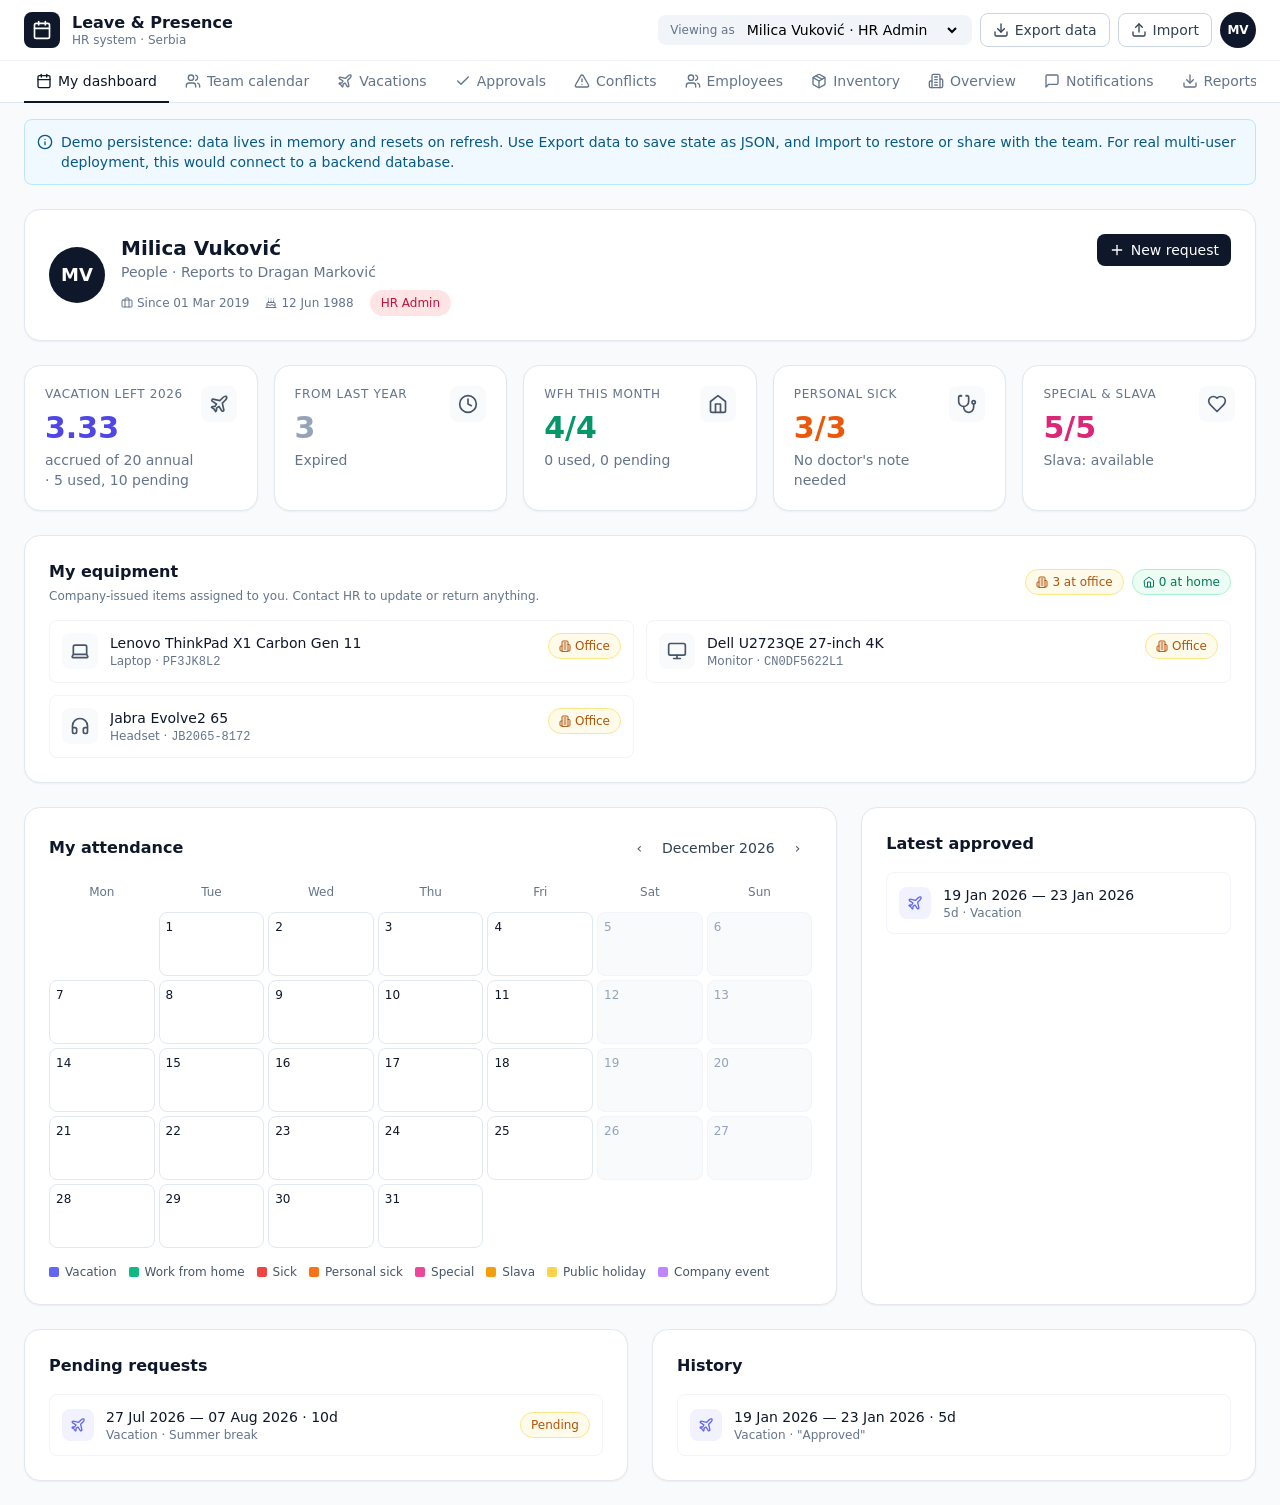
<file: index.html>
<!doctype html>
<html lang="en">
  <head>
    <meta charset="UTF-8" />
    <meta name="viewport" content="width=device-width, initial-scale=1.0" />
    <title>Leave &amp; Presence — HR System</title>
    <script type="module" crossorigin src="./assets/index-C2LdFt6C.js"></script>
    <link rel="stylesheet" crossorigin href="./assets/index-BRLaDS3U.css">
  </head>
  <body>
    <div id="root"></div>
  </body>
</html>
</file>
<file: assets/index-BRLaDS3U.css>
*,:before,:after{--tw-border-spacing-x: 0;--tw-border-spacing-y: 0;--tw-translate-x: 0;--tw-translate-y: 0;--tw-rotate: 0;--tw-skew-x: 0;--tw-skew-y: 0;--tw-scale-x: 1;--tw-scale-y: 1;--tw-pan-x: ;--tw-pan-y: ;--tw-pinch-zoom: ;--tw-scroll-snap-strictness: proximity;--tw-gradient-from-position: ;--tw-gradient-via-position: ;--tw-gradient-to-position: ;--tw-ordinal: ;--tw-slashed-zero: ;--tw-numeric-figure: ;--tw-numeric-spacing: ;--tw-numeric-fraction: ;--tw-ring-inset: ;--tw-ring-offset-width: 0px;--tw-ring-offset-color: #fff;--tw-ring-color: rgb(59 130 246 / .5);--tw-ring-offset-shadow: 0 0 #0000;--tw-ring-shadow: 0 0 #0000;--tw-shadow: 0 0 #0000;--tw-shadow-colored: 0 0 #0000;--tw-blur: ;--tw-brightness: ;--tw-contrast: ;--tw-grayscale: ;--tw-hue-rotate: ;--tw-invert: ;--tw-saturate: ;--tw-sepia: ;--tw-drop-shadow: ;--tw-backdrop-blur: ;--tw-backdrop-brightness: ;--tw-backdrop-contrast: ;--tw-backdrop-grayscale: ;--tw-backdrop-hue-rotate: ;--tw-backdrop-invert: ;--tw-backdrop-opacity: ;--tw-backdrop-saturate: ;--tw-backdrop-sepia: ;--tw-contain-size: ;--tw-contain-layout: ;--tw-contain-paint: ;--tw-contain-style: }::backdrop{--tw-border-spacing-x: 0;--tw-border-spacing-y: 0;--tw-translate-x: 0;--tw-translate-y: 0;--tw-rotate: 0;--tw-skew-x: 0;--tw-skew-y: 0;--tw-scale-x: 1;--tw-scale-y: 1;--tw-pan-x: ;--tw-pan-y: ;--tw-pinch-zoom: ;--tw-scroll-snap-strictness: proximity;--tw-gradient-from-position: ;--tw-gradient-via-position: ;--tw-gradient-to-position: ;--tw-ordinal: ;--tw-slashed-zero: ;--tw-numeric-figure: ;--tw-numeric-spacing: ;--tw-numeric-fraction: ;--tw-ring-inset: ;--tw-ring-offset-width: 0px;--tw-ring-offset-color: #fff;--tw-ring-color: rgb(59 130 246 / .5);--tw-ring-offset-shadow: 0 0 #0000;--tw-ring-shadow: 0 0 #0000;--tw-shadow: 0 0 #0000;--tw-shadow-colored: 0 0 #0000;--tw-blur: ;--tw-brightness: ;--tw-contrast: ;--tw-grayscale: ;--tw-hue-rotate: ;--tw-invert: ;--tw-saturate: ;--tw-sepia: ;--tw-drop-shadow: ;--tw-backdrop-blur: ;--tw-backdrop-brightness: ;--tw-backdrop-contrast: ;--tw-backdrop-grayscale: ;--tw-backdrop-hue-rotate: ;--tw-backdrop-invert: ;--tw-backdrop-opacity: ;--tw-backdrop-saturate: ;--tw-backdrop-sepia: ;--tw-contain-size: ;--tw-contain-layout: ;--tw-contain-paint: ;--tw-contain-style: }*,:before,:after{box-sizing:border-box;border-width:0;border-style:solid;border-color:#e5e7eb}:before,:after{--tw-content: ""}html,:host{line-height:1.5;-webkit-text-size-adjust:100%;-moz-tab-size:4;-o-tab-size:4;tab-size:4;font-family:ui-sans-serif,system-ui,sans-serif,"Apple Color Emoji","Segoe UI Emoji",Segoe UI Symbol,"Noto Color Emoji";font-feature-settings:normal;font-variation-settings:normal;-webkit-tap-highlight-color:transparent}body{margin:0;line-height:inherit}hr{height:0;color:inherit;border-top-width:1px}abbr:where([title]){-webkit-text-decoration:underline dotted;text-decoration:underline dotted}h1,h2,h3,h4,h5,h6{font-size:inherit;font-weight:inherit}a{color:inherit;text-decoration:inherit}b,strong{font-weight:bolder}code,kbd,samp,pre{font-family:ui-monospace,SFMono-Regular,Menlo,Monaco,Consolas,Liberation Mono,Courier New,monospace;font-feature-settings:normal;font-variation-settings:normal;font-size:1em}small{font-size:80%}sub,sup{font-size:75%;line-height:0;position:relative;vertical-align:baseline}sub{bottom:-.25em}sup{top:-.5em}table{text-indent:0;border-color:inherit;border-collapse:collapse}button,input,optgroup,select,textarea{font-family:inherit;font-feature-settings:inherit;font-variation-settings:inherit;font-size:100%;font-weight:inherit;line-height:inherit;letter-spacing:inherit;color:inherit;margin:0;padding:0}button,select{text-transform:none}button,input:where([type=button]),input:where([type=reset]),input:where([type=submit]){-webkit-appearance:button;background-color:transparent;background-image:none}:-moz-focusring{outline:auto}:-moz-ui-invalid{box-shadow:none}progress{vertical-align:baseline}::-webkit-inner-spin-button,::-webkit-outer-spin-button{height:auto}[type=search]{-webkit-appearance:textfield;outline-offset:-2px}::-webkit-search-decoration{-webkit-appearance:none}::-webkit-file-upload-button{-webkit-appearance:button;font:inherit}summary{display:list-item}blockquote,dl,dd,h1,h2,h3,h4,h5,h6,hr,figure,p,pre{margin:0}fieldset{margin:0;padding:0}legend{padding:0}ol,ul,menu{list-style:none;margin:0;padding:0}dialog{padding:0}textarea{resize:vertical}input::-moz-placeholder,textarea::-moz-placeholder{opacity:1;color:#9ca3af}input::placeholder,textarea::placeholder{opacity:1;color:#9ca3af}button,[role=button]{cursor:pointer}:disabled{cursor:default}img,svg,video,canvas,audio,iframe,embed,object{display:block;vertical-align:middle}img,video{max-width:100%;height:auto}[hidden]:where(:not([hidden=until-found])){display:none}.pointer-events-none{pointer-events:none}.pointer-events-auto{pointer-events:auto}.visible{visibility:visible}.fixed{position:fixed}.absolute{position:absolute}.relative{position:relative}.sticky{position:sticky}.inset-0{top:0;right:0;bottom:0;left:0}.inset-x-0{left:0;right:0}.left-3{left:.75rem}.top-0{top:0}.top-1\/2{top:50%}.z-40{z-index:40}.z-50{z-index:50}.col-span-2{grid-column:span 2 / span 2}.mx-auto{margin-left:auto;margin-right:auto}.-mb-px{margin-bottom:-1px}.mb-1{margin-bottom:.25rem}.mb-2{margin-bottom:.5rem}.mb-3{margin-bottom:.75rem}.mb-4{margin-bottom:1rem}.ml-0\.5{margin-left:.125rem}.ml-2{margin-left:.5rem}.mr-0\.5{margin-right:.125rem}.mr-1{margin-right:.25rem}.mt-0\.5{margin-top:.125rem}.mt-1{margin-top:.25rem}.mt-1\.5{margin-top:.375rem}.mt-2{margin-top:.5rem}.mt-3{margin-top:.75rem}.mt-4{margin-top:1rem}.mt-6{margin-top:1.5rem}.block{display:block}.inline{display:inline}.flex{display:flex}.inline-flex{display:inline-flex}.table{display:table}.grid{display:grid}.hidden{display:none}.aspect-square{aspect-ratio:1 / 1}.h-1{height:.25rem}.h-1\.5{height:.375rem}.h-10{height:2.5rem}.h-14{height:3.5rem}.h-16{height:4rem}.h-2\.5{height:.625rem}.h-3{height:.75rem}.h-3\.5{height:.875rem}.h-4{height:1rem}.h-5{height:1.25rem}.h-6{height:1.5rem}.h-7{height:1.75rem}.h-8{height:2rem}.h-9{height:2.25rem}.h-full{height:100%}.max-h-72{max-height:18rem}.max-h-80{max-height:20rem}.max-h-\[90vh\]{max-height:90vh}.min-h-\[36px\]{min-height:36px}.min-h-\[64px\]{min-height:64px}.min-h-screen{min-height:100vh}.w-10{width:2.5rem}.w-12{width:3rem}.w-14{width:3.5rem}.w-16{width:4rem}.w-2\.5{width:.625rem}.w-3{width:.75rem}.w-3\.5{width:.875rem}.w-4{width:1rem}.w-40{width:10rem}.w-48{width:12rem}.w-5{width:1.25rem}.w-56{width:14rem}.w-6{width:1.5rem}.w-7{width:1.75rem}.w-8{width:2rem}.w-9{width:2.25rem}.w-full{width:100%}.min-w-0{min-width:0px}.min-w-\[110px\]{min-width:110px}.min-w-\[140px\]{min-width:140px}.max-w-2xl{max-width:42rem}.max-w-7xl{max-width:80rem}.max-w-lg{max-width:32rem}.max-w-md{max-width:28rem}.max-w-sm{max-width:24rem}.max-w-xs{max-width:20rem}.flex-1{flex:1 1 0%}.flex-shrink-0{flex-shrink:0}.border-collapse{border-collapse:collapse}.-translate-y-1\/2{--tw-translate-y: -50%;transform:translate(var(--tw-translate-x),var(--tw-translate-y)) rotate(var(--tw-rotate)) skew(var(--tw-skew-x)) skewY(var(--tw-skew-y)) scaleX(var(--tw-scale-x)) scaleY(var(--tw-scale-y))}.cursor-not-allowed{cursor:not-allowed}.cursor-pointer{cursor:pointer}.list-disc{list-style-type:disc}.grid-cols-1{grid-template-columns:repeat(1,minmax(0,1fr))}.grid-cols-2{grid-template-columns:repeat(2,minmax(0,1fr))}.grid-cols-3{grid-template-columns:repeat(3,minmax(0,1fr))}.grid-cols-7{grid-template-columns:repeat(7,minmax(0,1fr))}.flex-wrap{flex-wrap:wrap}.items-start{align-items:flex-start}.items-end{align-items:flex-end}.items-center{align-items:center}.justify-end{justify-content:flex-end}.justify-center{justify-content:center}.justify-between{justify-content:space-between}.gap-0\.5{gap:.125rem}.gap-1{gap:.25rem}.gap-1\.5{gap:.375rem}.gap-2{gap:.5rem}.gap-3{gap:.75rem}.gap-4{gap:1rem}.gap-6{gap:1.5rem}.space-y-1>:not([hidden])~:not([hidden]){--tw-space-y-reverse: 0;margin-top:calc(.25rem * calc(1 - var(--tw-space-y-reverse)));margin-bottom:calc(.25rem * var(--tw-space-y-reverse))}.space-y-2>:not([hidden])~:not([hidden]){--tw-space-y-reverse: 0;margin-top:calc(.5rem * calc(1 - var(--tw-space-y-reverse)));margin-bottom:calc(.5rem * var(--tw-space-y-reverse))}.space-y-3>:not([hidden])~:not([hidden]){--tw-space-y-reverse: 0;margin-top:calc(.75rem * calc(1 - var(--tw-space-y-reverse)));margin-bottom:calc(.75rem * var(--tw-space-y-reverse))}.space-y-4>:not([hidden])~:not([hidden]){--tw-space-y-reverse: 0;margin-top:calc(1rem * calc(1 - var(--tw-space-y-reverse)));margin-bottom:calc(1rem * var(--tw-space-y-reverse))}.space-y-6>:not([hidden])~:not([hidden]){--tw-space-y-reverse: 0;margin-top:calc(1.5rem * calc(1 - var(--tw-space-y-reverse)));margin-bottom:calc(1.5rem * var(--tw-space-y-reverse))}.overflow-hidden{overflow:hidden}.overflow-x-auto{overflow-x:auto}.overflow-y-auto{overflow-y:auto}.truncate{overflow:hidden;text-overflow:ellipsis;white-space:nowrap}.whitespace-nowrap{white-space:nowrap}.whitespace-pre-wrap{white-space:pre-wrap}.rounded{border-radius:.25rem}.rounded-2xl{border-radius:1rem}.rounded-full{border-radius:9999px}.rounded-lg{border-radius:.5rem}.rounded-md{border-radius:.375rem}.rounded-sm{border-radius:.125rem}.rounded-xl{border-radius:.75rem}.border{border-width:1px}.border-b{border-bottom-width:1px}.border-b-2{border-bottom-width:2px}.border-r{border-right-width:1px}.border-t{border-top-width:1px}.border-amber-200{--tw-border-opacity: 1;border-color:rgb(253 230 138 / var(--tw-border-opacity, 1))}.border-amber-300{--tw-border-opacity: 1;border-color:rgb(252 211 77 / var(--tw-border-opacity, 1))}.border-amber-500{--tw-border-opacity: 1;border-color:rgb(245 158 11 / var(--tw-border-opacity, 1))}.border-black{--tw-border-opacity: 1;border-color:rgb(0 0 0 / var(--tw-border-opacity, 1))}.border-emerald-100{--tw-border-opacity: 1;border-color:rgb(209 250 229 / var(--tw-border-opacity, 1))}.border-emerald-200{--tw-border-opacity: 1;border-color:rgb(167 243 208 / var(--tw-border-opacity, 1))}.border-emerald-500{--tw-border-opacity: 1;border-color:rgb(16 185 129 / var(--tw-border-opacity, 1))}.border-indigo-200{--tw-border-opacity: 1;border-color:rgb(199 210 254 / var(--tw-border-opacity, 1))}.border-orange-200{--tw-border-opacity: 1;border-color:rgb(254 215 170 / var(--tw-border-opacity, 1))}.border-purple-200{--tw-border-opacity: 1;border-color:rgb(233 213 255 / var(--tw-border-opacity, 1))}.border-purple-300{--tw-border-opacity: 1;border-color:rgb(216 180 254 / var(--tw-border-opacity, 1))}.border-rose-100{--tw-border-opacity: 1;border-color:rgb(255 228 230 / var(--tw-border-opacity, 1))}.border-rose-200{--tw-border-opacity: 1;border-color:rgb(254 205 211 / var(--tw-border-opacity, 1))}.border-sky-200{--tw-border-opacity: 1;border-color:rgb(186 230 253 / var(--tw-border-opacity, 1))}.border-slate-100{--tw-border-opacity: 1;border-color:rgb(241 245 249 / var(--tw-border-opacity, 1))}.border-slate-200{--tw-border-opacity: 1;border-color:rgb(226 232 240 / var(--tw-border-opacity, 1))}.border-slate-300{--tw-border-opacity: 1;border-color:rgb(203 213 225 / var(--tw-border-opacity, 1))}.border-slate-900{--tw-border-opacity: 1;border-color:rgb(15 23 42 / var(--tw-border-opacity, 1))}.border-transparent{border-color:transparent}.bg-amber-100{--tw-bg-opacity: 1;background-color:rgb(254 243 199 / var(--tw-bg-opacity, 1))}.bg-amber-300{--tw-bg-opacity: 1;background-color:rgb(252 211 77 / var(--tw-bg-opacity, 1))}.bg-amber-50{--tw-bg-opacity: 1;background-color:rgb(255 251 235 / var(--tw-bg-opacity, 1))}.bg-amber-50\/60{background-color:#fffbeb99}.bg-amber-500{--tw-bg-opacity: 1;background-color:rgb(245 158 11 / var(--tw-bg-opacity, 1))}.bg-emerald-100{--tw-bg-opacity: 1;background-color:rgb(209 250 229 / var(--tw-bg-opacity, 1))}.bg-emerald-50{--tw-bg-opacity: 1;background-color:rgb(236 253 245 / var(--tw-bg-opacity, 1))}.bg-emerald-50\/20{background-color:#ecfdf533}.bg-emerald-50\/40{background-color:#ecfdf566}.bg-emerald-500{--tw-bg-opacity: 1;background-color:rgb(16 185 129 / var(--tw-bg-opacity, 1))}.bg-emerald-600{--tw-bg-opacity: 1;background-color:rgb(5 150 105 / var(--tw-bg-opacity, 1))}.bg-indigo-100{--tw-bg-opacity: 1;background-color:rgb(224 231 255 / var(--tw-bg-opacity, 1))}.bg-indigo-50{--tw-bg-opacity: 1;background-color:rgb(238 242 255 / var(--tw-bg-opacity, 1))}.bg-indigo-500{--tw-bg-opacity: 1;background-color:rgb(99 102 241 / var(--tw-bg-opacity, 1))}.bg-orange-50{--tw-bg-opacity: 1;background-color:rgb(255 247 237 / var(--tw-bg-opacity, 1))}.bg-purple-100{--tw-bg-opacity: 1;background-color:rgb(243 232 255 / var(--tw-bg-opacity, 1))}.bg-purple-400{--tw-bg-opacity: 1;background-color:rgb(192 132 252 / var(--tw-bg-opacity, 1))}.bg-purple-50{--tw-bg-opacity: 1;background-color:rgb(250 245 255 / var(--tw-bg-opacity, 1))}.bg-purple-50\/60{background-color:#faf5ff99}.bg-rose-100{--tw-bg-opacity: 1;background-color:rgb(255 228 230 / var(--tw-bg-opacity, 1))}.bg-rose-50{--tw-bg-opacity: 1;background-color:rgb(255 241 242 / var(--tw-bg-opacity, 1))}.bg-rose-50\/40{background-color:#fff1f266}.bg-rose-50\/50{background-color:#fff1f280}.bg-rose-500{--tw-bg-opacity: 1;background-color:rgb(244 63 94 / var(--tw-bg-opacity, 1))}.bg-rose-600{--tw-bg-opacity: 1;background-color:rgb(225 29 72 / var(--tw-bg-opacity, 1))}.bg-sky-50{--tw-bg-opacity: 1;background-color:rgb(240 249 255 / var(--tw-bg-opacity, 1))}.bg-slate-100{--tw-bg-opacity: 1;background-color:rgb(241 245 249 / var(--tw-bg-opacity, 1))}.bg-slate-50{--tw-bg-opacity: 1;background-color:rgb(248 250 252 / var(--tw-bg-opacity, 1))}.bg-slate-50\/40{background-color:#f8fafc66}.bg-slate-50\/50{background-color:#f8fafc80}.bg-slate-50\/60{background-color:#f8fafc99}.bg-slate-900{--tw-bg-opacity: 1;background-color:rgb(15 23 42 / var(--tw-bg-opacity, 1))}.bg-slate-900\/40{background-color:#0f172a66}.bg-transparent{background-color:transparent}.bg-white{--tw-bg-opacity: 1;background-color:rgb(255 255 255 / var(--tw-bg-opacity, 1))}.p-1{padding:.25rem}.p-1\.5{padding:.375rem}.p-2{padding:.5rem}.p-3{padding:.75rem}.p-4{padding:1rem}.p-5{padding:1.25rem}.p-6{padding:1.5rem}.p-8{padding:2rem}.px-0\.5{padding-left:.125rem;padding-right:.125rem}.px-1\.5{padding-left:.375rem;padding-right:.375rem}.px-2\.5{padding-left:.625rem;padding-right:.625rem}.px-3{padding-left:.75rem;padding-right:.75rem}.px-6{padding-left:1.5rem;padding-right:1.5rem}.py-1{padding-top:.25rem;padding-bottom:.25rem}.py-1\.5{padding-top:.375rem;padding-bottom:.375rem}.py-2{padding-top:.5rem;padding-bottom:.5rem}.py-2\.5{padding-top:.625rem;padding-bottom:.625rem}.py-3{padding-top:.75rem;padding-bottom:.75rem}.py-4{padding-top:1rem;padding-bottom:1rem}.py-6{padding-top:1.5rem;padding-bottom:1.5rem}.pb-2{padding-bottom:.5rem}.pl-12{padding-left:3rem}.pl-5{padding-left:1.25rem}.pl-9{padding-left:2.25rem}.pr-2{padding-right:.5rem}.pr-3{padding-right:.75rem}.pr-4{padding-right:1rem}.pt-2{padding-top:.5rem}.pt-3{padding-top:.75rem}.pt-4{padding-top:1rem}.text-left{text-align:left}.text-center{text-align:center}.text-right{text-align:right}.font-mono{font-family:ui-monospace,SFMono-Regular,Menlo,Monaco,Consolas,Liberation Mono,Courier New,monospace}.font-sans{font-family:ui-sans-serif,system-ui,sans-serif,"Apple Color Emoji","Segoe UI Emoji",Segoe UI Symbol,"Noto Color Emoji"}.text-2xl{font-size:1.5rem;line-height:2rem}.text-3xl{font-size:1.875rem;line-height:2.25rem}.text-\[10px\]{font-size:10px}.text-\[11px\]{font-size:11px}.text-\[9px\]{font-size:9px}.text-lg{font-size:1.125rem;line-height:1.75rem}.text-sm{font-size:.875rem;line-height:1.25rem}.text-xl{font-size:1.25rem;line-height:1.75rem}.text-xs{font-size:.75rem;line-height:1rem}.font-bold{font-weight:700}.font-medium{font-weight:500}.font-normal{font-weight:400}.font-semibold{font-weight:600}.uppercase{text-transform:uppercase}.italic{font-style:italic}.leading-none{line-height:1}.leading-relaxed{line-height:1.625}.leading-tight{line-height:1.25}.tracking-wider{letter-spacing:.05em}.text-amber-600{--tw-text-opacity: 1;color:rgb(217 119 6 / var(--tw-text-opacity, 1))}.text-amber-700{--tw-text-opacity: 1;color:rgb(180 83 9 / var(--tw-text-opacity, 1))}.text-amber-800{--tw-text-opacity: 1;color:rgb(146 64 14 / var(--tw-text-opacity, 1))}.text-emerald-600{--tw-text-opacity: 1;color:rgb(5 150 105 / var(--tw-text-opacity, 1))}.text-emerald-700{--tw-text-opacity: 1;color:rgb(4 120 87 / var(--tw-text-opacity, 1))}.text-emerald-800{--tw-text-opacity: 1;color:rgb(6 95 70 / var(--tw-text-opacity, 1))}.text-indigo-600{--tw-text-opacity: 1;color:rgb(79 70 229 / var(--tw-text-opacity, 1))}.text-indigo-700{--tw-text-opacity: 1;color:rgb(67 56 202 / var(--tw-text-opacity, 1))}.text-orange-600{--tw-text-opacity: 1;color:rgb(234 88 12 / var(--tw-text-opacity, 1))}.text-orange-700{--tw-text-opacity: 1;color:rgb(194 65 12 / var(--tw-text-opacity, 1))}.text-pink-500{--tw-text-opacity: 1;color:rgb(236 72 153 / var(--tw-text-opacity, 1))}.text-pink-600{--tw-text-opacity: 1;color:rgb(219 39 119 / var(--tw-text-opacity, 1))}.text-purple-600{--tw-text-opacity: 1;color:rgb(147 51 234 / var(--tw-text-opacity, 1))}.text-purple-700{--tw-text-opacity: 1;color:rgb(126 34 206 / var(--tw-text-opacity, 1))}.text-rose-500{--tw-text-opacity: 1;color:rgb(244 63 94 / var(--tw-text-opacity, 1))}.text-rose-600{--tw-text-opacity: 1;color:rgb(225 29 72 / var(--tw-text-opacity, 1))}.text-rose-700{--tw-text-opacity: 1;color:rgb(190 18 60 / var(--tw-text-opacity, 1))}.text-rose-800{--tw-text-opacity: 1;color:rgb(159 18 57 / var(--tw-text-opacity, 1))}.text-sky-800{--tw-text-opacity: 1;color:rgb(7 89 133 / var(--tw-text-opacity, 1))}.text-slate-300{--tw-text-opacity: 1;color:rgb(203 213 225 / var(--tw-text-opacity, 1))}.text-slate-400{--tw-text-opacity: 1;color:rgb(148 163 184 / var(--tw-text-opacity, 1))}.text-slate-500{--tw-text-opacity: 1;color:rgb(100 116 139 / var(--tw-text-opacity, 1))}.text-slate-600{--tw-text-opacity: 1;color:rgb(71 85 105 / var(--tw-text-opacity, 1))}.text-slate-700{--tw-text-opacity: 1;color:rgb(51 65 85 / var(--tw-text-opacity, 1))}.text-slate-800{--tw-text-opacity: 1;color:rgb(30 41 59 / var(--tw-text-opacity, 1))}.text-slate-900{--tw-text-opacity: 1;color:rgb(15 23 42 / var(--tw-text-opacity, 1))}.text-white{--tw-text-opacity: 1;color:rgb(255 255 255 / var(--tw-text-opacity, 1))}.opacity-50{opacity:.5}.opacity-80{opacity:.8}.shadow-sm{--tw-shadow: 0 1px 2px 0 rgb(0 0 0 / .05);--tw-shadow-colored: 0 1px 2px 0 var(--tw-shadow-color);box-shadow:var(--tw-ring-offset-shadow, 0 0 #0000),var(--tw-ring-shadow, 0 0 #0000),var(--tw-shadow)}.shadow-xl{--tw-shadow: 0 20px 25px -5px rgb(0 0 0 / .1), 0 8px 10px -6px rgb(0 0 0 / .1);--tw-shadow-colored: 0 20px 25px -5px var(--tw-shadow-color), 0 8px 10px -6px var(--tw-shadow-color);box-shadow:var(--tw-ring-offset-shadow, 0 0 #0000),var(--tw-ring-shadow, 0 0 #0000),var(--tw-shadow)}.outline{outline-style:solid}.filter{filter:var(--tw-blur) var(--tw-brightness) var(--tw-contrast) var(--tw-grayscale) var(--tw-hue-rotate) var(--tw-invert) var(--tw-saturate) var(--tw-sepia) var(--tw-drop-shadow)}.transition{transition-property:color,background-color,border-color,text-decoration-color,fill,stroke,opacity,box-shadow,transform,filter,backdrop-filter;transition-timing-function:cubic-bezier(.4,0,.2,1);transition-duration:.15s}.transition-all{transition-property:all;transition-timing-function:cubic-bezier(.4,0,.2,1);transition-duration:.15s}body{margin:0;font-family:-apple-system,BlinkMacSystemFont,Segoe UI,Roboto,Oxygen,Ubuntu,Cantarell,Fira Sans,Droid Sans,Helvetica Neue,sans-serif;-webkit-font-smoothing:antialiased;-moz-osx-font-smoothing:grayscale}.last\:border-r-0:last-child{border-right-width:0px}.hover\:bg-emerald-700:hover{--tw-bg-opacity: 1;background-color:rgb(4 120 87 / var(--tw-bg-opacity, 1))}.hover\:bg-rose-100:hover{--tw-bg-opacity: 1;background-color:rgb(255 228 230 / var(--tw-bg-opacity, 1))}.hover\:bg-rose-700:hover{--tw-bg-opacity: 1;background-color:rgb(190 18 60 / var(--tw-bg-opacity, 1))}.hover\:bg-slate-100:hover{--tw-bg-opacity: 1;background-color:rgb(241 245 249 / var(--tw-bg-opacity, 1))}.hover\:bg-slate-200:hover{--tw-bg-opacity: 1;background-color:rgb(226 232 240 / var(--tw-bg-opacity, 1))}.hover\:bg-slate-50:hover{--tw-bg-opacity: 1;background-color:rgb(248 250 252 / var(--tw-bg-opacity, 1))}.hover\:bg-slate-700:hover{--tw-bg-opacity: 1;background-color:rgb(51 65 85 / var(--tw-bg-opacity, 1))}.hover\:text-slate-700:hover{--tw-text-opacity: 1;color:rgb(51 65 85 / var(--tw-text-opacity, 1))}.hover\:opacity-80:hover{opacity:.8}.hover\:opacity-90:hover{opacity:.9}.hover\:ring-2:hover{--tw-ring-offset-shadow: var(--tw-ring-inset) 0 0 0 var(--tw-ring-offset-width) var(--tw-ring-offset-color);--tw-ring-shadow: var(--tw-ring-inset) 0 0 0 calc(2px + var(--tw-ring-offset-width)) var(--tw-ring-color);box-shadow:var(--tw-ring-offset-shadow),var(--tw-ring-shadow),var(--tw-shadow, 0 0 #0000)}.hover\:ring-slate-200:hover{--tw-ring-opacity: 1;--tw-ring-color: rgb(226 232 240 / var(--tw-ring-opacity, 1))}.focus\:outline-none:focus{outline:2px solid transparent;outline-offset:2px}@media (min-width: 768px){.md\:grid-cols-2{grid-template-columns:repeat(2,minmax(0,1fr))}.md\:grid-cols-3{grid-template-columns:repeat(3,minmax(0,1fr))}.md\:grid-cols-4{grid-template-columns:repeat(4,minmax(0,1fr))}.md\:grid-cols-6{grid-template-columns:repeat(6,minmax(0,1fr))}}@media (min-width: 1024px){.lg\:col-span-2{grid-column:span 2 / span 2}.lg\:grid-cols-2{grid-template-columns:repeat(2,minmax(0,1fr))}.lg\:grid-cols-3{grid-template-columns:repeat(3,minmax(0,1fr))}.lg\:grid-cols-5{grid-template-columns:repeat(5,minmax(0,1fr))}}@media print{.print\:block{display:block}.print\:hidden{display:none}}
</file>
